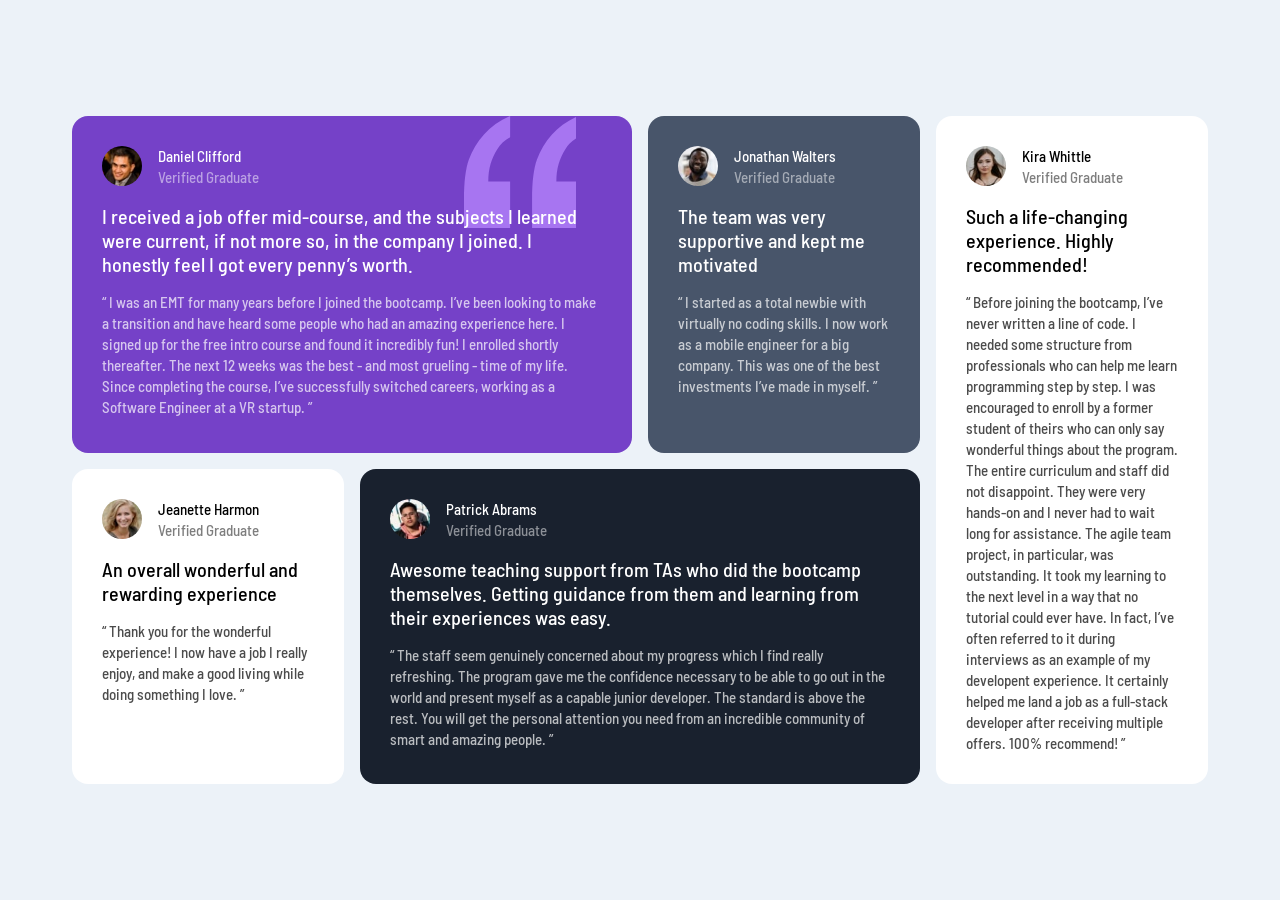
<file: testimonials-grid-section/index.html>
<!DOCTYPE html>
<html lang="en">
  <head>
    <meta charset="UTF-8" />
    <meta name="viewport" content="width=device-width, initial-scale=1.0" />
    <!-- displays site properly based on user's device -->

    <link
      rel="icon"
      type="image/png"
      sizes="32x32"
      href="./images/favicon-32x32.png"
    />
    <link rel="preconnect" href="https://fonts.googleapis.com" />
    <link rel="preconnect" href="https://fonts.gstatic.com" crossorigin />
    <link
      href="https://fonts.googleapis.com/css2?family=Barlow+Semi+Condensed:wght@500;600&display=swap"
      rel="stylesheet"
    />
    <link rel="stylesheet" href="css/styles.css" />
    <title>Frontend Mentor | [Challenge Name Here]</title>
  </head>
  <body>
    <main>
      <div class="container">
        <div class="grid-wrapper">
          <div class="cards card-1">
            <div class="user-information">
              <img src="/images/image-daniel.jpg" alt="platform user" />
              <p>Daniel Clifford<span>Verified Graduate</span></p>
            </div>
            <p class="bg-text overlapping-text">
              I received a job offer mid-course, and the subjects I learned were
              current, if not more so, in the company I joined. I honestly feel
              I got every penny’s worth.
            </p>
            <p class="light-text">
              “ I was an EMT for many years before I joined the bootcamp. I’ve
              been looking to make a transition and have heard some people who
              had an amazing experience here. I signed up for the free intro
              course and found it incredibly fun! I enrolled shortly thereafter.
              The next 12 weeks was the best - and most grueling - time of my
              life. Since completing the course, I’ve successfully switched
              careers, working as a Software Engineer at a VR startup. ”
            </p>
          </div>
          <div class="cards card-2">
            <div class="user-information">
              <img src="/images/image-jonathan.jpg" alt="platform user" />
              <p>Jonathan Walters<span>Verified Graduate</span></p>
            </div>
            <p class="bg-text">
              The team was very supportive and kept me motivated
            </p>
            <p class="light-text">
              “ I started as a total newbie with virtually no coding skills. I
              now work as a mobile engineer for a big company. This was one of
              the best investments I’ve made in myself. ”
            </p>
          </div>
          <div class="cards card-3">
            <div class="user-information">
              <img src="/images/image-jeanette.jpg" alt="platform user" />
              <p>Jeanette Harmon<span>Verified Graduate</span></p>
            </div>
            <p class="bg-text">An overall wonderful and rewarding experience</p>
            <p class="light-text">
              “ Thank you for the wonderful experience! I now have a job I
              really enjoy, and make a good living while doing something I love.
              ”
            </p>
          </div>
          <div class="cards card-4">
            <div class="user-information">
              <img src="/images/image-patrick.jpg" alt="platform user" />
              <p>Patrick Abrams<span>Verified Graduate</span></p>
            </div>
            <p class="bg-text">
              Awesome teaching support from TAs who did the bootcamp themselves.
              Getting guidance from them and learning from their experiences was
              easy.
            </p>
            <p class="light-text">
              “ The staff seem genuinely concerned about my progress which I
              find really refreshing. The program gave me the confidence
              necessary to be able to go out in the world and present myself as
              a capable junior developer. The standard is above the rest. You
              will get the personal attention you need from an incredible
              community of smart and amazing people. ”
            </p>
          </div>
          <div class="cards card-5">
            <div class="user-information">
              <img src="/images/image-kira.jpg" alt="platform user" />
              <p>Kira Whittle<span>Verified Graduate</span></p>
            </div>
            <p class="bg-text">
              Such a life-changing experience. Highly recommended!
            </p>
            <p class="light-text">
              “ Before joining the bootcamp, I’ve never written a line of code.
              I needed some structure from professionals who can help me learn
              programming step by step. I was encouraged to enroll by a former
              student of theirs who can only say wonderful things about the
              program. The entire curriculum and staff did not disappoint. They
              were very hands-on and I never had to wait long for assistance.
              The agile team project, in particular, was outstanding. It took my
              learning to the next level in a way that no tutorial could ever
              have. In fact, I’ve often referred to it during interviews as an
              example of my developent experience. It certainly helped me land a
              job as a full-stack developer after receiving multiple offers.
              100% recommend! ”
            </p>
          </div>
        </div>
      </div>
    </main>
  </body>
</html>
</file>
<file: testimonials-grid-section/css/styles.css>
*,
*::before,
*::after {
  box-sizing: border-box;
}

* {
  margin: 0;
}

img {
  display: block;
  max-width: 100%;
}

:root {
  --moderate-violet: hsl(263, 55%, 52%);
  --vdark-grayish-blue: hsl(217, 19%, 35%);
  --vdark-blackish-blue: hsl(219, 29%, 14%);
  --white: hsl(0, 0%, 100%);
  --light-gray: hsl(0, 0%, 81%);
  --lgrayish-blue: hsl(210, 46%, 95%);
}

body {
  min-height: 100vh;
  display: flex;
  align-items: center;
  justify-content: center;
  background-color: var(--lgrayish-blue);

  font-family: 'Barlow Semi Condensed', sans-serif;
  font-size: 15px;
  font-weight: 500;
  line-height: 1.4;
}

.container {
  max-width: 1200px;
  padding: 2rem;
}

/* cards */
.container .grid-wrapper {
  display: grid;
  grid-template-columns: repeat(4, 1fr);
  gap: 1rem;
}

.grid-wrapper .cards {
  padding: 2em;
  border-radius: 1rem;
}

/* card 1 / quotation image */
.card-1 {
  position: relative;
}

.card-1::after {
  content: '';
  background-image: url(/images/bg-pattern-quotation.svg);
  display: block;
  position: absolute;
  top: 0;
  right: 10%;
  height: 7rem;
  width: 7rem;
  background-size: cover;
}

.overlapping-text {
  position: relative;
  z-index: 1;
}

.grid-wrapper .card-1,
.card-4 {
  grid-column: span 2;
}

.grid-wrapper .card-5 {
  grid-row: span 2;
}

.grid-wrapper .cards img {
  border-radius: 50%;
  height: 2.5rem;
}

.grid-wrapper .cards .user-information {
  display: flex;
  gap: 1rem;
  margin-bottom: 1rem;
}

.grid-wrapper .cards .user-information span {
  display: block;
  opacity: 50%;
}

/* card order & colors */
.card-1 {
  order: 1;
  background-color: var(--moderate-violet);
}
.card-2 {
  order: 2;
  background-color: var(--vdark-grayish-blue);
}
.card-3 {
  order: 4;
}
.card-4 {
  order: 5;
  background-color: var(--vdark-blackish-blue);
}

.card-5 {
  order: 3;
}

.card-3,
.card-5 {
  background-color: var(--white);
}

.card-1,
.card-2,
.card-4 {
  color: var(--white);
}

/* text styles */
.bg-text {
  font-size: 20px;
  margin-bottom: 1rem;
  line-height: normal;
}

.light-text {
  opacity: 70%;
}

/* media queries */
@media (max-width: 1000px) {
  .container .grid-wrapper {
    grid-template-columns: repeat(3, 1fr);
  }

  .card-5 {
    order: 5;
    grid-row: none;
    grid-column: 1 / -1;
  }
}

@media (max-width: 800px) {
  .container .grid-wrapper {
    grid-template-columns: repeat(2, 1fr);
  }
}

@media (max-width: 600px) {
  .container .grid-wrapper {
    grid-template-columns: 1fr;
  }
  .grid-wrapper .card-1,
  .card-4 {
    grid-column: auto;
  }
}
</file>
